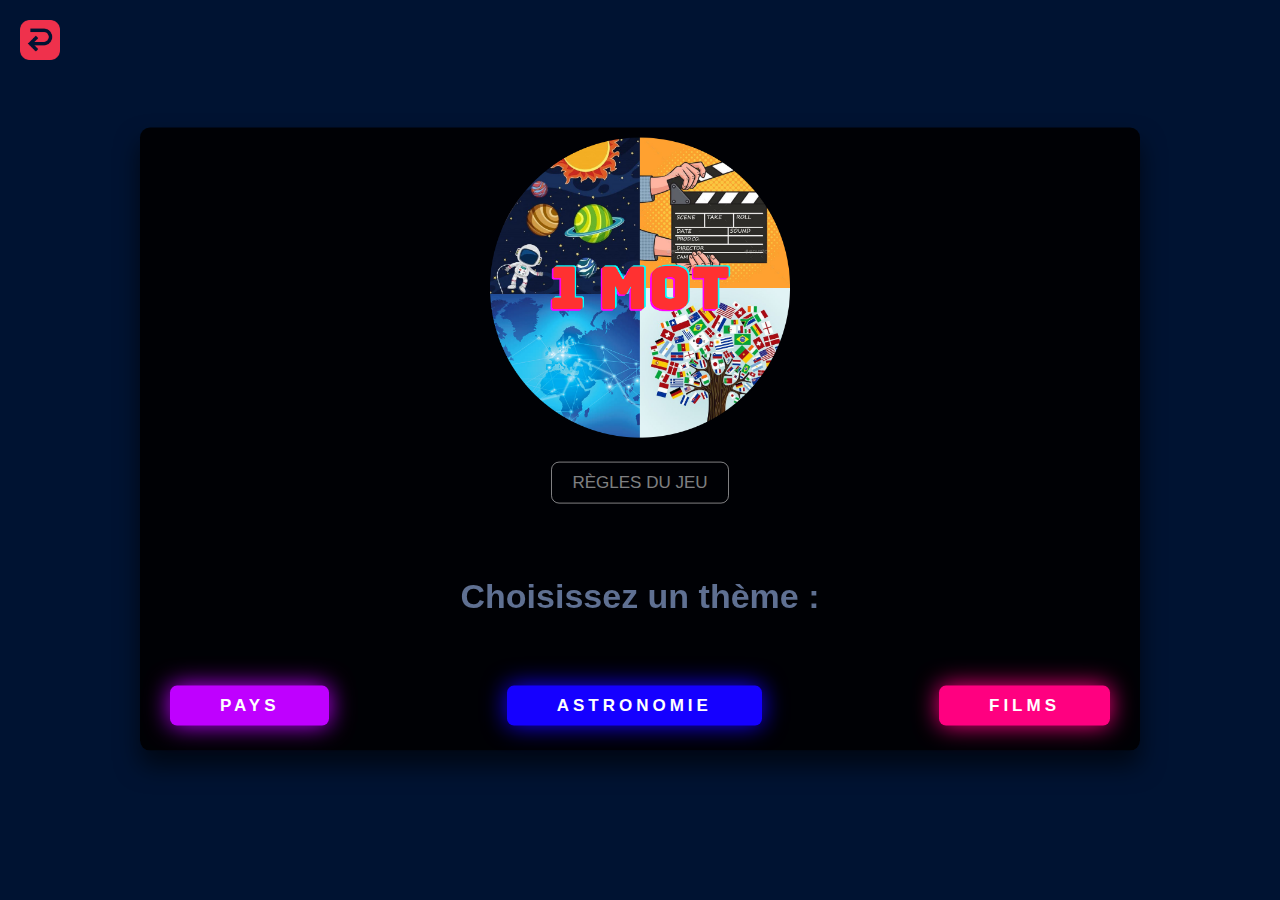
<file: js-php-menu-jeux/4images1mot/accueil.html>
<!DOCTYPE html>
<html lang="fr">
<head>
	<meta charset="UTF-8">
	<meta name="viewport" content="width=device-width, initial-scale=1.0">
	<link rel="stylesheet" href="css/accueil.css">
    <link rel="icon" href="astronomie/img/icone1.png">
    <script src="utility.js"></script>
    <title>Quatres images un mot</title>

</head>
<body>
    <a class="retour_menu" href="../vue/index.html"><img class="img_porte" src="astronomie/img/exit.png"></a>

    <div class="accueil-box">

        <div class="img_div">
            <img class="img_menu" src="astronomie/img/icone1.png">
        </div>

        <form action="regles/regles.html" method="POST">
            <button type="submit" id="btn">Règles du jeu</button>
        </form><br>
        
        <div class="btn-shine">
            <h1>Choisissez un thème :</h1>
        </div>

        <div class="btn-container">
            <form action="pays/pays.html" method="POST">
                <div class="form-container">
                    <button type="submit" class="shadow_btn_pays" id="btnPays">PAYS</button>
                </div>
            </form>
        
            <form action="astronomie/astronomie.html" method="POST">
                <div class="form-container">
                    <button type="submit" class="shadow_btn_astro" id="btnAstronomie">ASTRONOMIE</button>
                </div>
            </form>
        
            <form action="films/films.html" method="POST">
                <div class="form-container">
                    <button type="submit" class="shadow_btn_films" id="btnFilms">FILMS</button>
                </div>
            </form>
        </div>
    </div>
</body>
</html>
</file>
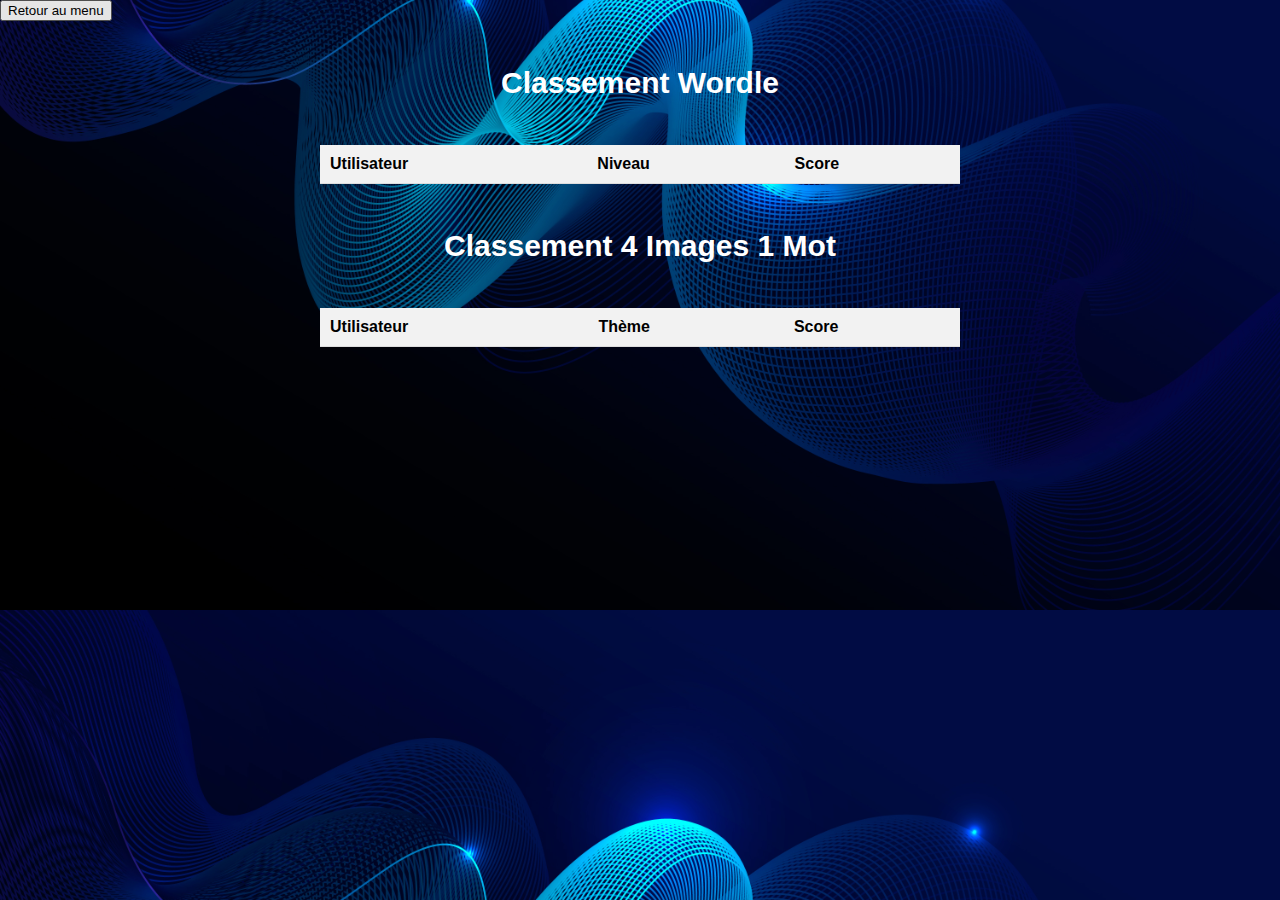
<file: js-php-menu-jeux/vue/highscore.html>
<!DOCTYPE html>

<html lang="fr">

<head>
    <meta charset="UTF-8">
    <meta name="viewport" content="width=device-width, initial-scale=1.0">
    <script src="https://code.jquery.com/jquery-3.6.0.min.js"></script>
    <title>Classement des jeux</title>
    <!-- <style>
        table {
            width: 50%;
            margin: 20px auto;
            border-collapse: collapse;
        }
        th, td {
            padding: 10px;
            text-align: left;
            border-bottom: 1px solid #ddd;
        }
        th {
            background-color: #f2f2f2;
        }
        tr:nth-child(even) {
            background-color: #f2f2f2;
        }
    </style> -->
    <link rel="stylesheet" href="./style/style.css">
</head>

<body>
    
    <input type="button" onclick="window.location.href='index.html';" value="Retour au menu" />

<h2>Classement Wordle</h2>
<table id="wordleTable">
    <tr>
        <th>Utilisateur</th>
        <th>Niveau</th>
        <th>Score</th>
    </tr>
    <!-- Les données seront chargées ici via JavaScript -->
</table>

<h2>Classement 4 Images 1 Mot</h2>
<table id="4imgTable">
    <tr>
        <th>Utilisateur</th>
        <th>Thème</th>
        <th>Score</th>
    </tr>
    <!-- Les données seront chargées ici via JavaScript -->
</table>

<script src="../js/highscore.js"></script>
</body>
</html>
</file>
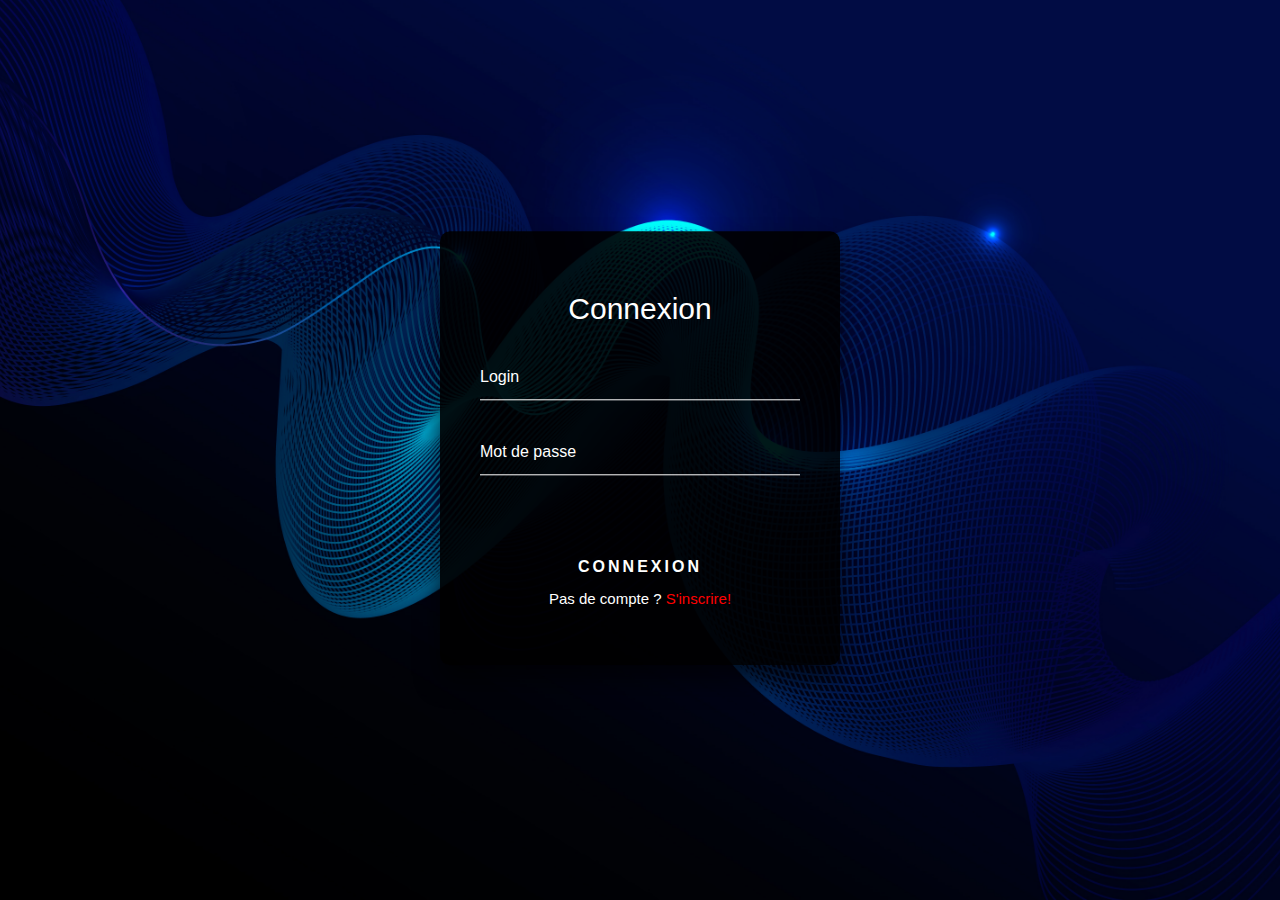
<file: js-php-menu-jeux/vue/login.html>
<!DOCTYPE html>
<html lang="fr">

<head>
    <meta charset="utf-8">
    <meta name="viewport" content="width=device-width, initial-scale=1">
    <title>Connexion</title>
    <script src="https://code.jquery.com/jquery-3.6.0.min.js"></script>
    <link rel="stylesheet" href="https://cdn.jsdelivr.net/npm/bootstrap@4.3.1/dist/css/bootstrap.min.css">
    <link rel="stylesheet" href="./style/style.css">
</head>

<body>

  <div class="container">

    <div class="login-box">

      <form id="Form" method="post">

        <h2>Connexion</h2>

        <div id="message-box" style="display: none;"></div>

        <div class="loginID">
          <input required name="login" type="text">
          <label>Login</label>
        </div>

        <div class="loginID">
          <input required name="password" type="password">
          <label>Mot de passe</label>
        </div>

        <div>
          <input class="submit-btn" type="submit" value="Connexion">
        </div>

      </form>

      <p>Pas de compte ? <a href="signup.html" class="a2">S'inscrire!</a></p>
      
    </div>

  </div>

  <script src="../js/login.js"></script>

</body>

</html>
</file>
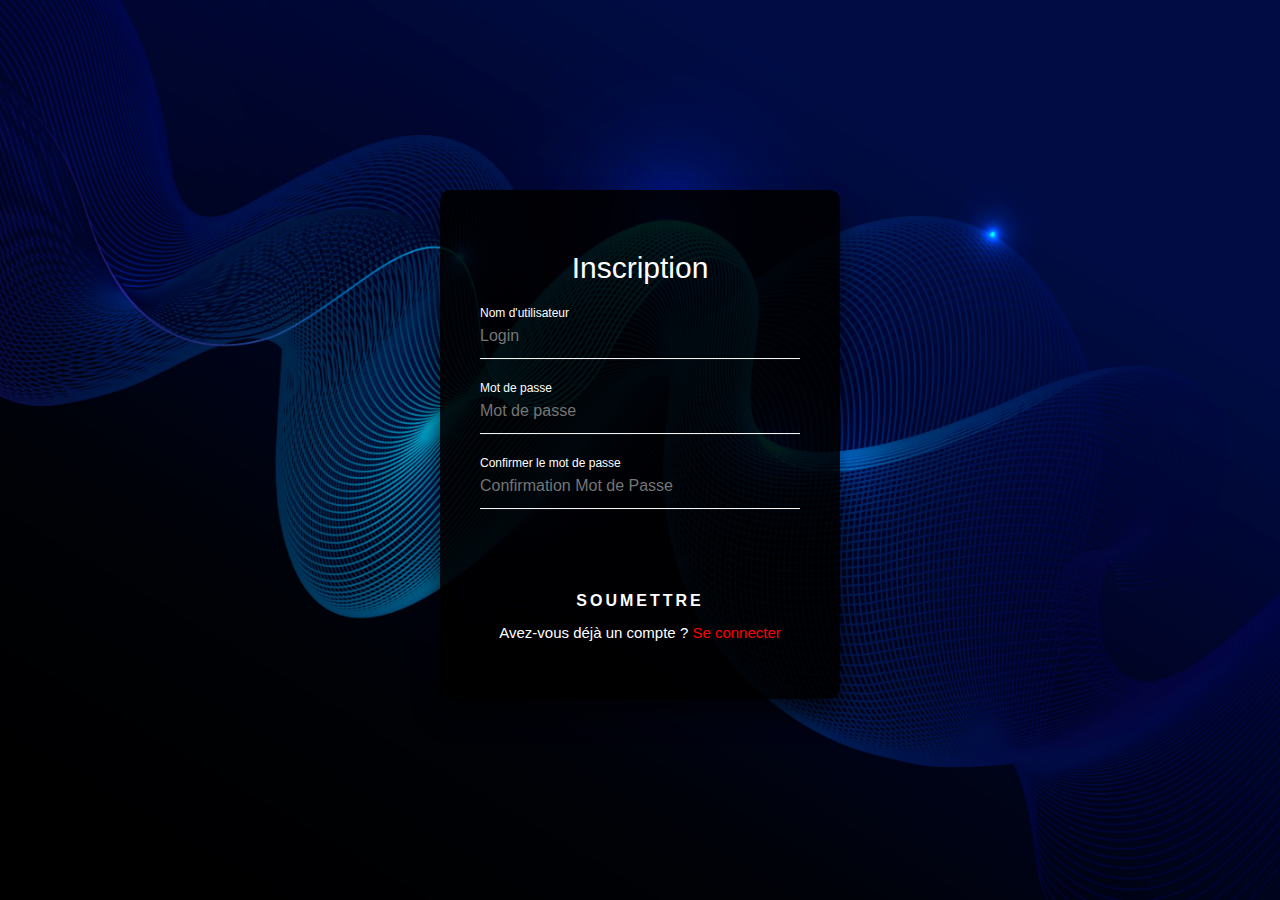
<file: js-php-menu-jeux/vue/signup.html>
<!DOCTYPE html>
<html lang="fr">

<head>
    <meta charset="utf-8">
    <meta name="viewport" content="width=device-width, initial-scale=1">
    <title>Inscription</title>
    <script src="https://code.jquery.com/jquery-3.6.0.min.js"></script>
    <link rel="stylesheet" href="https://cdn.jsdelivr.net/npm/bootstrap@4.3.1/dist/css/bootstrap.min.css">
    <link rel="stylesheet" href="./style/style.css">
</head>

<body>

    <div class="container">

        <div class="login-box">

            <form id="Form" method="post">

                <h2>Inscription</h2>

                <div id="message-box" style="display: none;"></div>
            
                <div class="loginID">
                    <input name="login" type="text" placeholder="Login">
                    <label>Nom d'utilisateur</label>
                </div>
    
                <div class="loginID">
                    <input name="password" type="password" placeholder="Mot de passe">
                    <label>Mot de passe</label>
                </div>

                <div class="loginID">
                    <input name="confirmation" type="password" placeholder="Confirmation Mot de Passe">
                    <label>Confirmer le mot de passe</label>    
                </div>

                <div>
                    <input class="submit-btn" type="submit" value="Soumettre">
                </div>
            
            </form>

            <p>Avez-vous déjà un compte ? <a href="login.html" class="a2">Se connecter</a></p>

        </div>

    </div>

    <script src="../js/signup.js"></script>

</body>

</html>
</file>
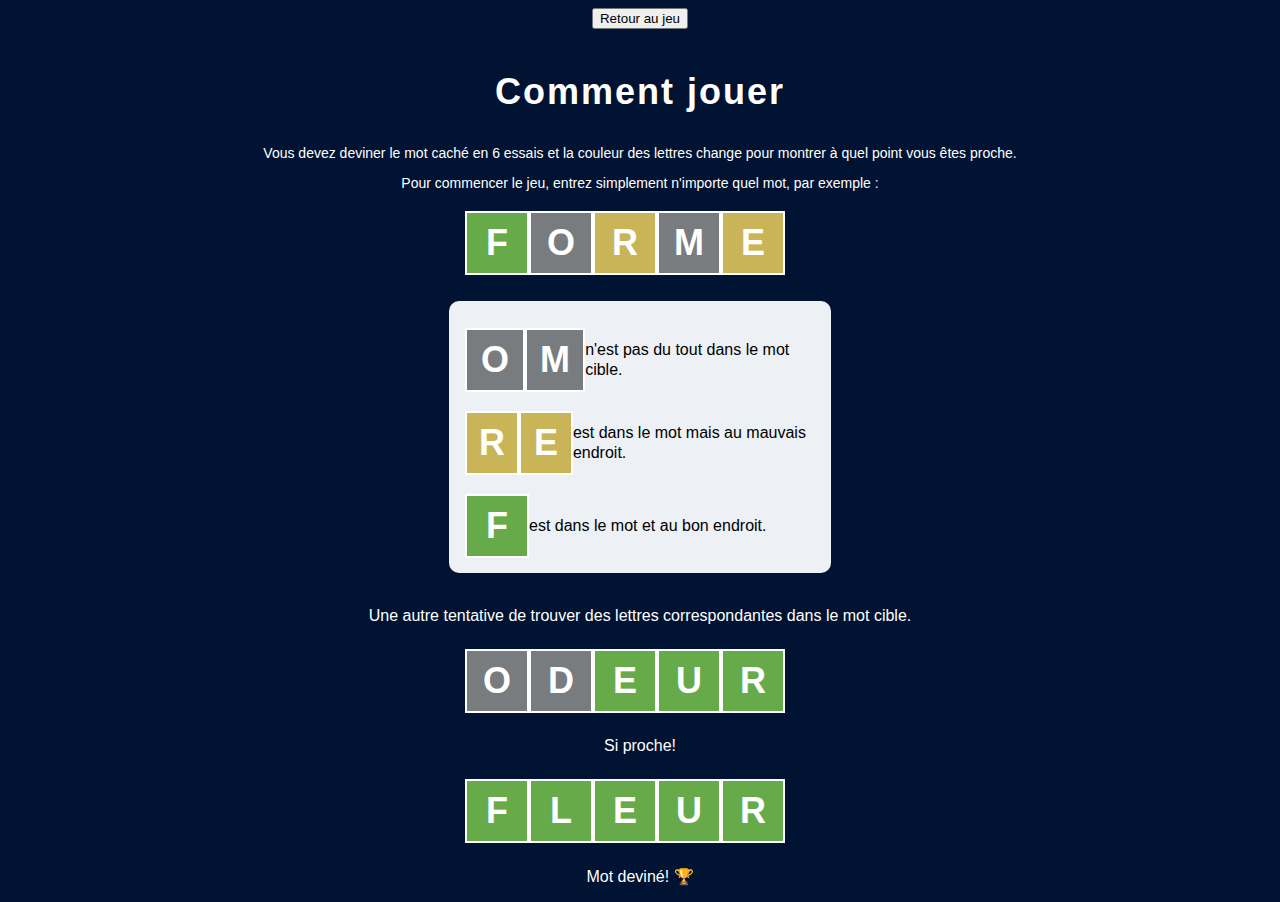
<file: js-php-menu-jeux/wordle/regleswordle.html>
<!DOCTYPE html>
<html lang="fr">

<head>
    <meta charset="utf-8">
    <meta name="viewport" content="width=device-width, initial-scale=1">
    <title>Règles du Jeu Wordle</title>
    <link rel="stylesheet" href="style/wordle.css" />
</head>

    <body >
        
        <input type="button" onclick="window.location.href='wordle.html';" value="Retour au jeu" />
        
        <div id="titre"><br>Comment jouer</div>
        
        <div class="text">
            <br>Vous devez deviner le mot caché en 6 essais et la couleur des lettres change pour montrer à quel point vous êtes proche.<br>
        </div>
        <div class="text">
            Pour commencer le jeu, entrez simplement n'importe quel mot, par exemple&nbsp;:
        </div>
    
    <div class="plateauregle">
        <!-- Exemple de ligne avec des lettres -->
        <div class="Case correcte">F</div>
        <div class="Case incorrecte">O</div>
        <div class="Case malplacee">R</div>
        <div class="Case incorrecte">M</div>
        <div class="Case malplacee">E</div>
    </div>
    <br>
    <div class="text-tiles">
        <div class="plateauregle">
            <div class="Case incorrecte">O</div>
            <div class="Case incorrecte">M</div>n'est pas du tout dans le mot cible.
        </div>
        <div class="plateauregle">
            <div class="Case malplacee">R</div>
            <div class="Case malplacee">E</div>est dans le mot mais au mauvais endroit.
        </div>
        <div class="plateauregle">
            <div class="Case correcte">F</div>est dans le mot et au bon endroit.
        </div>
    </div>
    <br>
    <p>Une autre tentative de trouver des lettres correspondantes dans le mot cible.</p>
    <div class="plateauregle">
        <div class="Case incorrecte">O</div>
        <div class="Case incorrecte">D</div>
        <div class="Case correcte">E</div>
        <div class="Case correcte">U</div>
        <div class="Case correcte">R</div>
    </div>
    <p>Si proche!</p>
    <div class="plateauregle">
        <div class="Case correcte">F</div>
        <div class="Case correcte">L</div>
        <div class="Case correcte">E</div>
        <div class="Case correcte">U</div>
        <div class="Case correcte">R</div>
    </div>
    
    <p>Mot deviné! 🏆</p>
    
    
            
        
    </body>

</html>
</file>
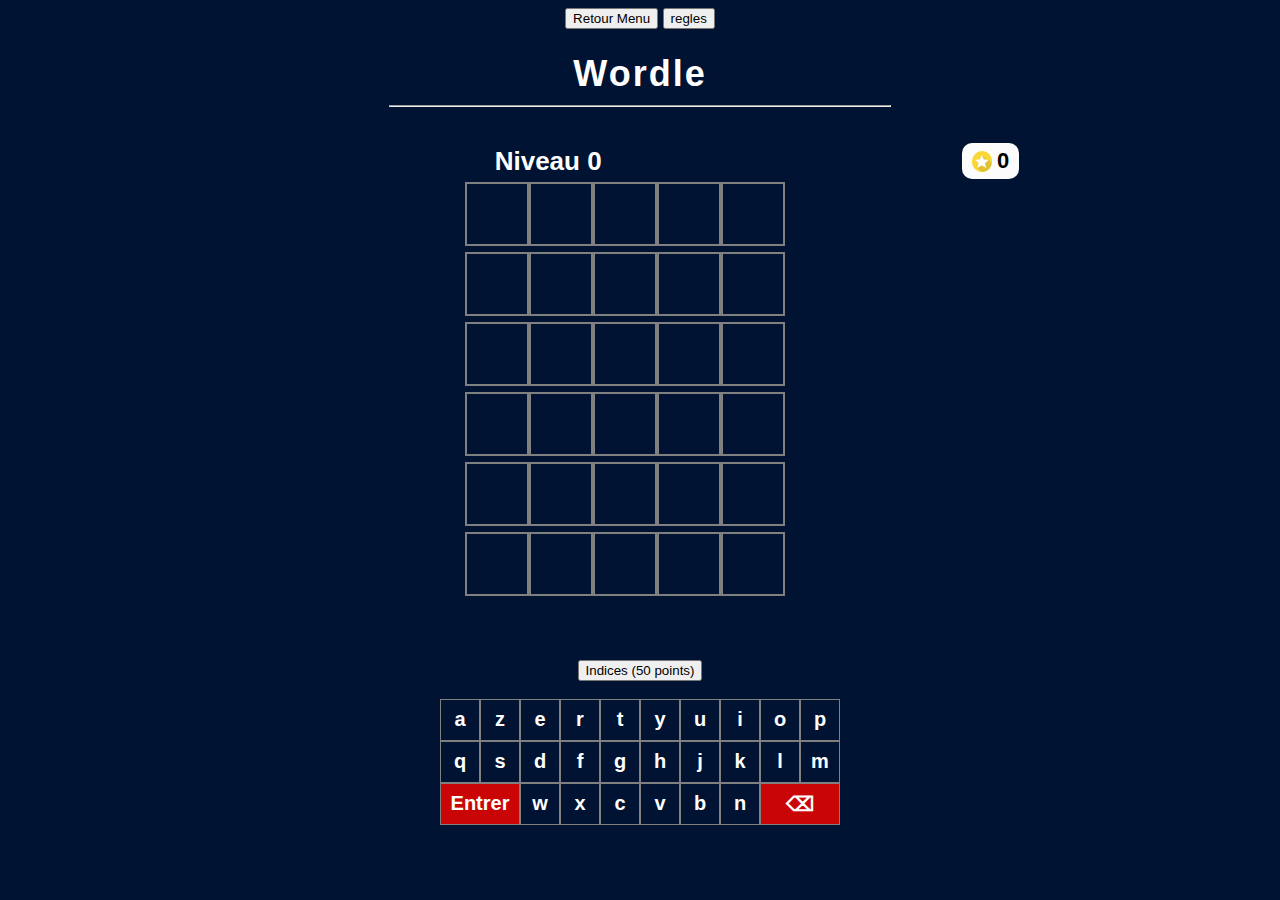
<file: js-php-menu-jeux/wordle/wordle.html>
<!DOCTYPE html>
<html lang="fr">

<head>
    <meta charset="utf-8">
    <meta name="viewport" content="width=device-width, initial-scale=1">
    <title>Wordle</title>
    <script src="https://code.jquery.com/jquery-3.6.0.min.js"></script>
    <link rel="stylesheet" href="style/wordle.css" />
</head>

    <body >

        <input type="button" onclick="window.location.href='../vue/index.html';" value="Retour Menu" />
        <input type="button" onclick="window.location.href='regleswordle.html';" value="regles" />
        
        
        <h1 id="titre" >Wordle</h1>
        <hr>    
        <br>    

        <section id="infoContainer" >
        
            <div id="niveauScore">
                Niveau <span id="niveauActuel">0</span>
            </div>
    
            <div id="infoScore">
                <img src="images/etoile.jpg" alt="etoile" id="iconetoile">
                <span id="scoreActuel">0</span>
            </div>

        </section>

        <div id="plateau"></div>

        <br>

        <section>
            <h1 id="reponse"></h1>
            <br>
            <button id="btnIndice" onclick="acheterIndice()">Indices (50 points)</button>
        </section>

        <br>

        <div class="center-wrapper">
            <button id="btnRejouer" style="display:none;" onclick="rejouer()">Rejouer</button>
        </div>
        
        <script src="js/wordle.js"></script>
        
    </body>

</html>
</file>
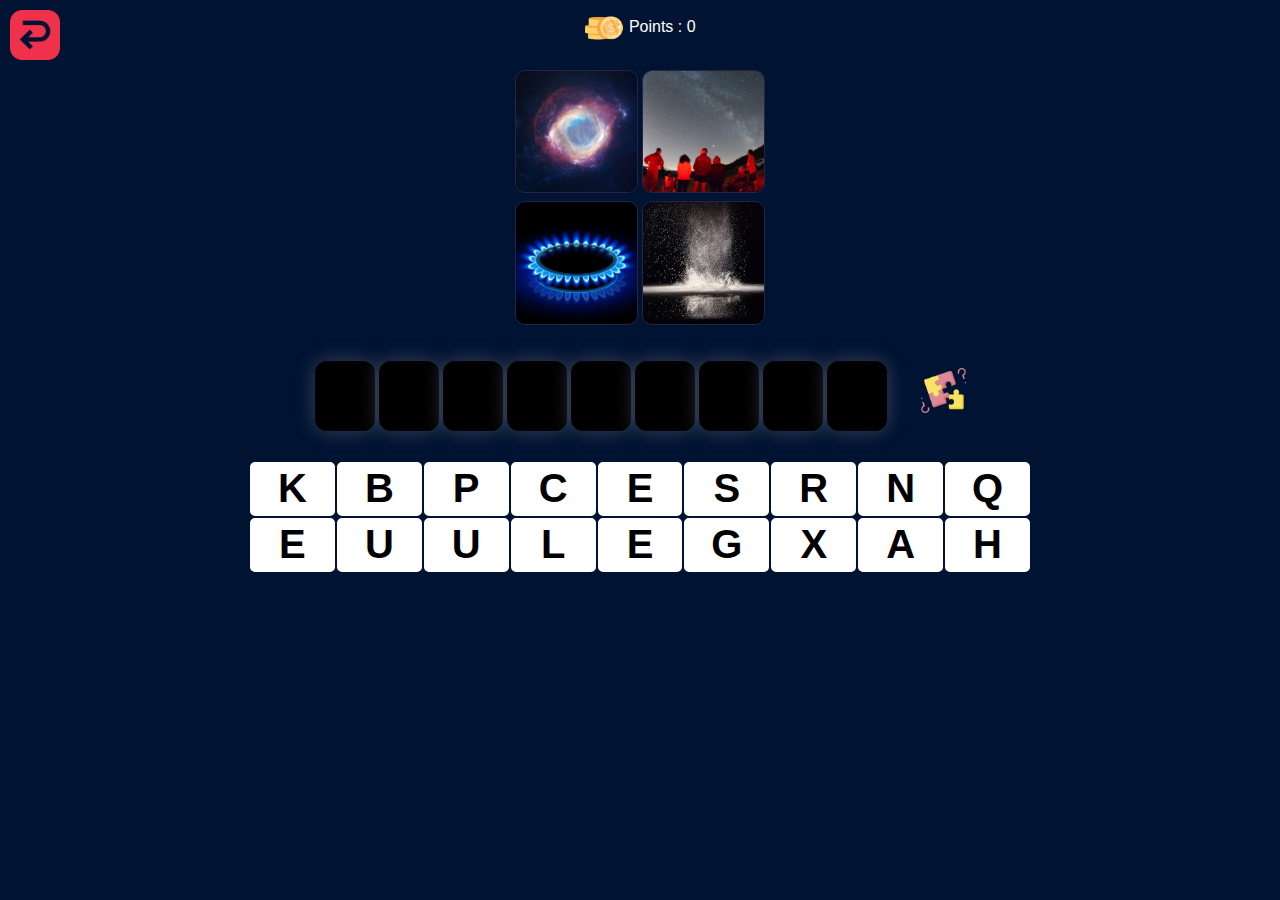
<file: js-php-menu-jeux/4images1mot/astronomie/astronomie.html>
<!DOCTYPE html>
<html lang="en">
	<head>
		<meta charset="UTF-8">
		<meta name="viewport" content="width=device-width, initial-scale=1.0">
		<meta http-equiv="X-UA-Compatible" content="ie=edge">
		<link rel="stylesheet" href="../css/4images1mot.css">
		<link rel="icon" href="img/icone1.png">
		<script src="https://code.jquery.com/jquery-3.6.0.min.js"></script>
		<script src="../utility.js"></script>
		<title>Quatres images un mot</title>
	</head>
	<body>
		
		<a class="retour_menu" href="../accueil.html"><img class="img_porte" src="./img/exit.png"></a>

		<div id="points-container">
			<img src="img/piece.png" class="coin-img"  alt="pièce">
			<span id="points">Points : 0</span>
		</div>
		

		<div align="center">
			<div style="width: 80%;">

				

				<div id="smallimages">
					
				</div>

				<div id="blanks" style="width: 100%;">
				</div>

				<div id="hintbouton">
				</div>

				<div id="letters" style="width: 80%;">
					
				</div>
			</div>
		</div>
		<script>
			$(document).ready(function() {
				main();
			})
		</script>
		<script src="js/astronomie.js"></script>

	</body>
</html>
</file>
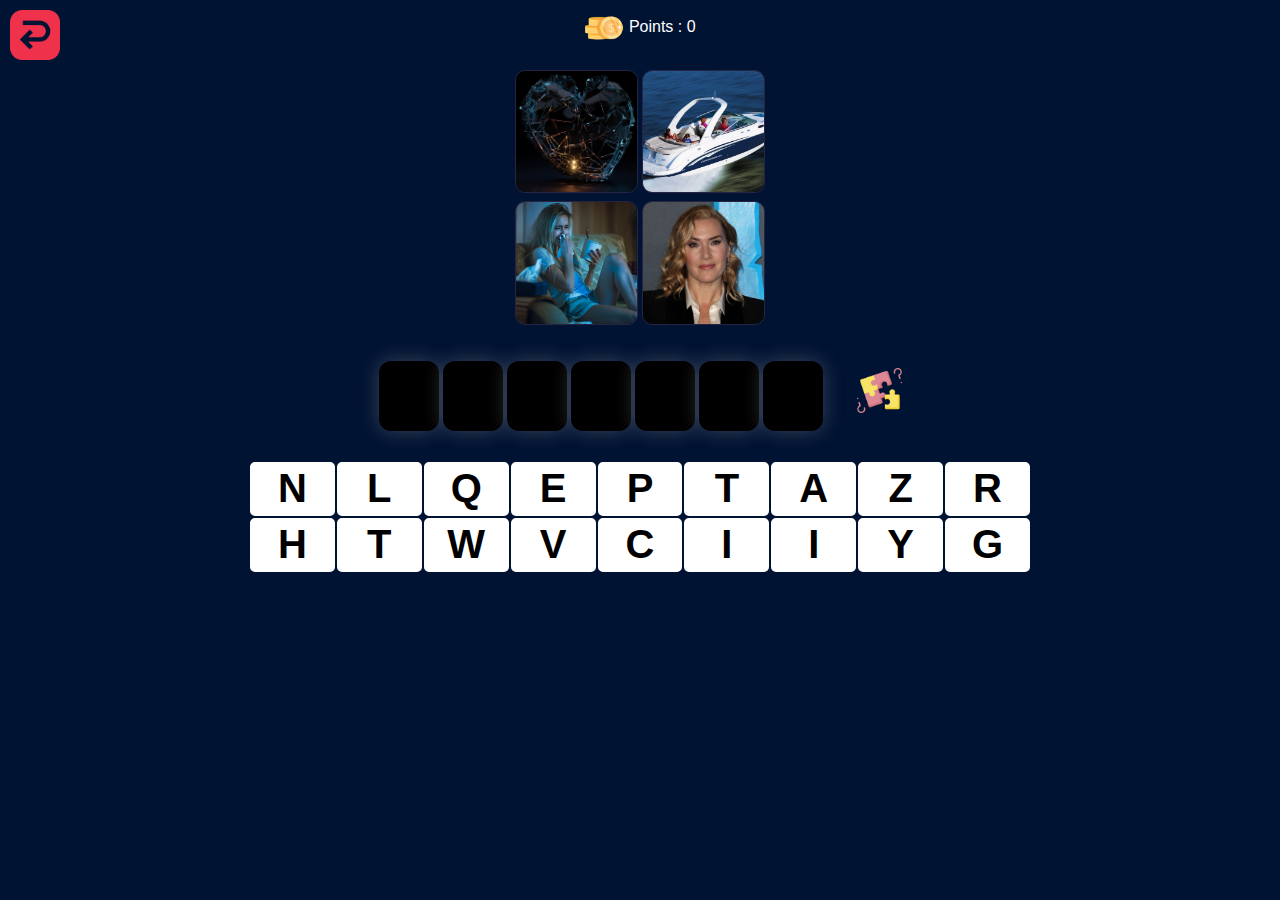
<file: js-php-menu-jeux/4images1mot/films/films.html>
<!DOCTYPE html>
<html lang="en">
	<head>
		<meta charset="UTF-8">
		<meta name="viewport" content="width=device-width, initial-scale=1.0">
		<meta http-equiv="X-UA-Compatible" content="ie=edge">
		<link rel="stylesheet" href="../css/4images1mot.css">
		<link rel="icon" href="img/icone1.png">
		<script src="https://code.jquery.com/jquery-3.6.0.min.js"></script>
		<script src="../utility.js"></script>
		<title>Quatres images un mot</title>
	</head>
	<body>
		
		<a class="retour_menu" href="../accueil.html"><img class="img_porte" src="./img/exit.png"></a>
		
		<div id="points-container">
			<img src="img/piece.png" class="coin-img"  alt="pièce">
			<span id="points">Points : 0</span>
		</div>
		

		<div align="center">
			<div style="width: 80%;">

				

				<div id="smallimages">
					
				</div>

				<div id="blanks" style="width: 100%;">
				</div>

				<div id="hintbouton">
				</div>

				<div id="letters" style="width: 80%;">
					
				</div>
			</div>
		</div>

		<script>
			$(document).ready(function() {
				main();
			})
		</script>
		<script src="js/films.js"></script>
	</body>
</html>
</file>
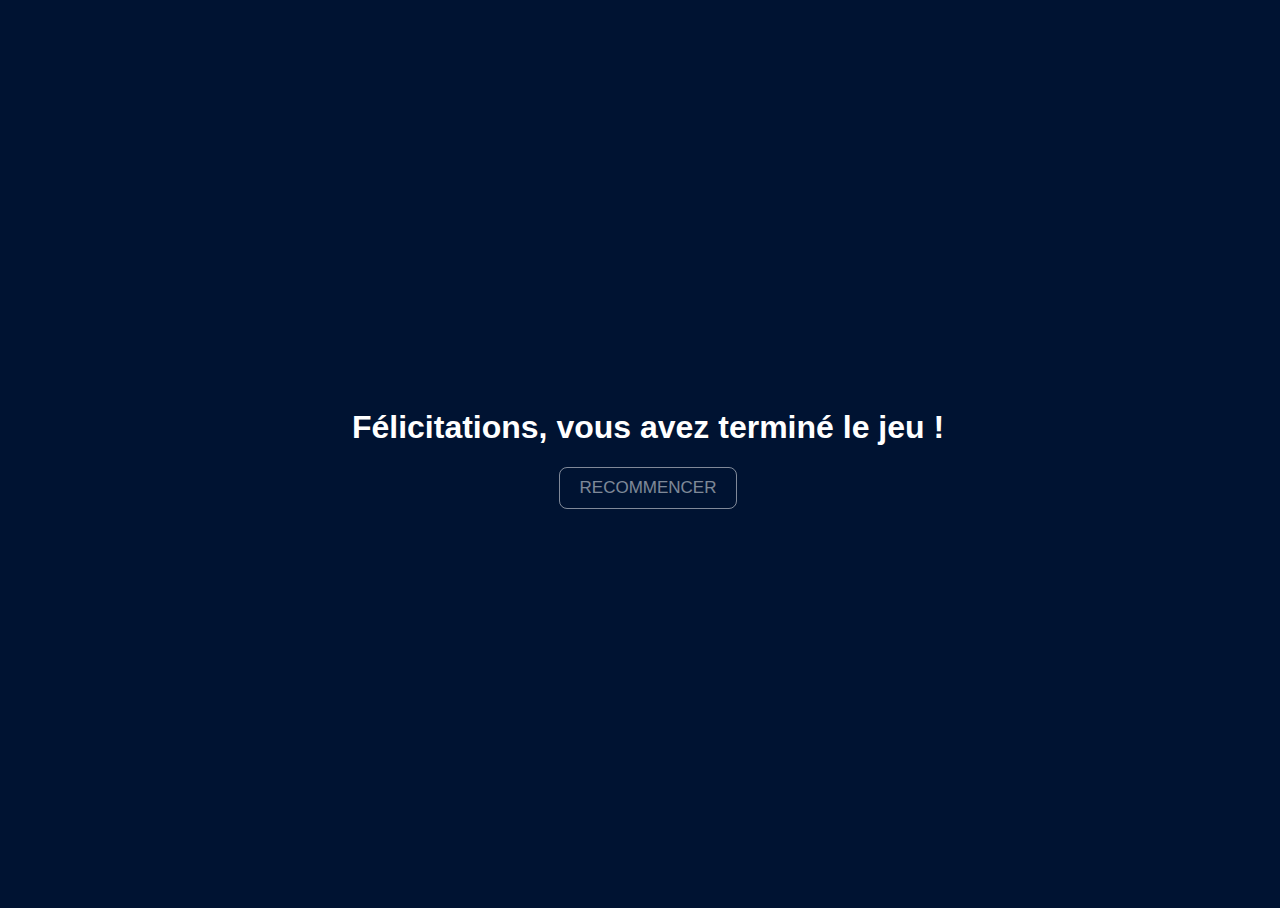
<file: js-php-menu-jeux/4images1mot/final/congrats.html>
<!DOCTYPE html>
<html lang="en" style="height: 100%;">
<head>
    <meta charset="UTF-8">
    <meta name="viewport" content="width=device-width, initial-scale=1.0">
    <meta http-equiv="X-UA-Compatible" content="ie=edge">
    <script src="https://code.jquery.com/jquery-3.6.0.min.js"></script>
    <link rel="stylesheet" href="congrats.css">
    <link rel="icon" href="../astronomie/img/icone1.png">
    <title>Four pictures one word</title>
</head>
<body style="height: 100%;">
<div style="height: 100%;" class="outer">
    <div class="header middle" align="center">
        <div class="inner">
            <br>
			<h1>Félicitations, vous avez terminé le jeu !</h1>
                <p id="pointsGagnes"></p>
            

            <form action="../accueil.html" method="POST">
                <button type="submit" id="btn">Recommencer</button>
            </form><br>
        </div>
    </div>
</div>

<script>
    const urlParams = new URLSearchParams(window.location.search);
    const pointsGagnes = urlParams.get('points');

    if (pointsGagnes !== null) {
    const pointsElement = document.getElementById('pointsGagnes');
    console.log("les points tot" +pointsGagnes);
    pointsElement.textContent = `Vous avez gagné ${pointsGagnes} points !`;
    } else {
    console.log("Le paramètre 'points' est manquant ou invalide dans l'URL.");
    }
</script>

</body>
</html>
</file>
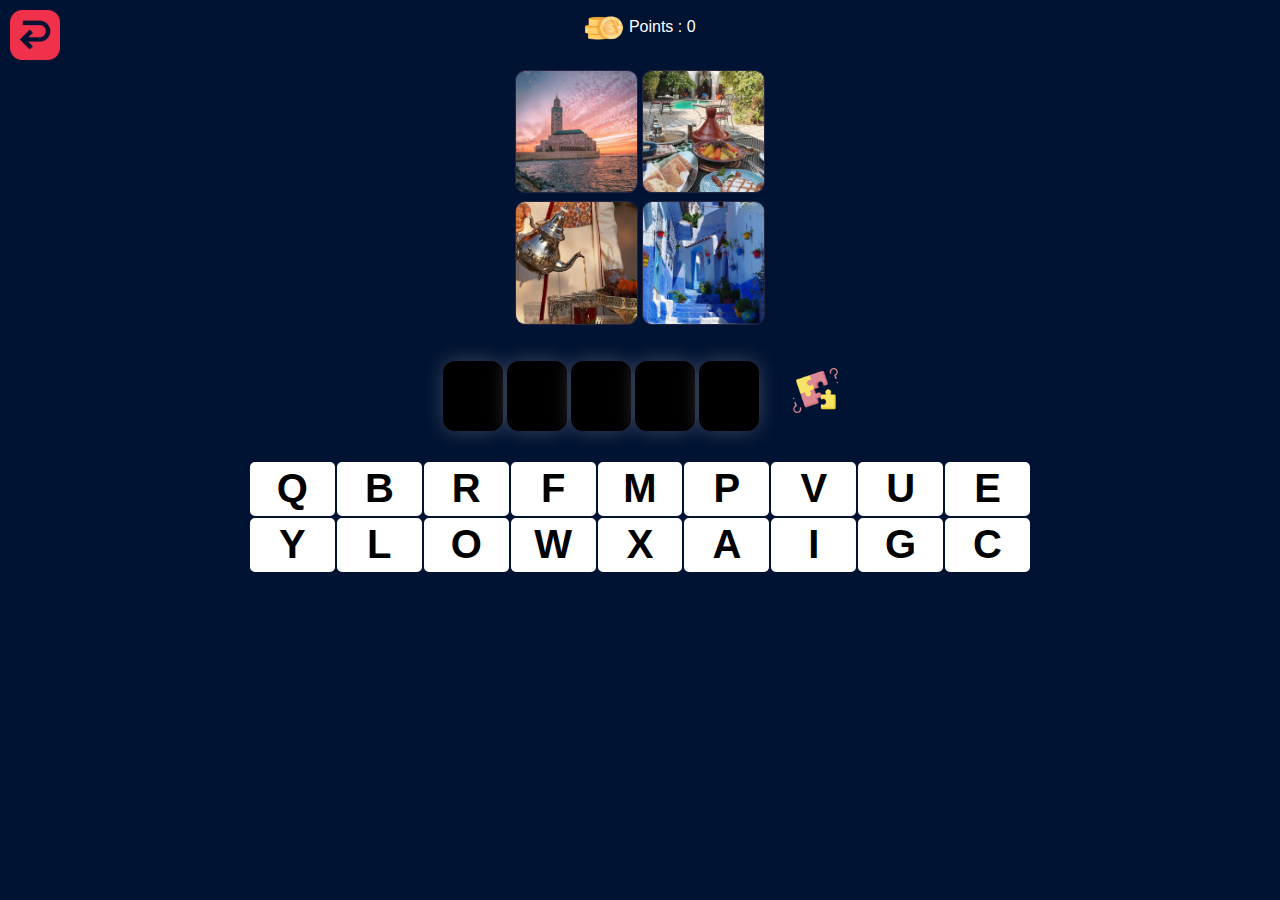
<file: js-php-menu-jeux/4images1mot/pays/pays.html>
<!DOCTYPE html>
<html lang="en">
	<head>
		<meta charset="UTF-8">
		<meta name="viewport" content="width=device-width, initial-scale=1.0">
		<meta http-equiv="X-UA-Compatible" content="ie=edge">
		<link rel="stylesheet" href="../css/4images1mot.css">
		<link rel="icon" href="img/icone1.png">
		<script src="https://code.jquery.com/jquery-3.6.0.min.js"></script>
		<script src="../utility.js"></script>


		<title>Quatres images un mot</title>
	</head>
	<body>
		<a class="retour_menu" href="../accueil.html"><img class="img_porte" src="./img/exit.png"></a>

		<div id="points-container">
			<img src="img/piece.png" class="coin-img"  alt="pièce">
			<span id="points">Points : 0</span>
		</div>
		

		<div align="center">
			<div style="width: 80%;">

				

				<div id="smallimages">
					
				</div>

				<div id="blanks" style="width: 100%;">
				</div>

				<div id="hintbouton">
				</div>

				<div id="letters" style="width: 80%;">
					
				</div>
			</div>
		</div>
		
		<script>
			$(document).ready(function() {
				main();
			})
		</script>
		<script src="js/pays.js"></script>

		
	</body>
</html>
</file>
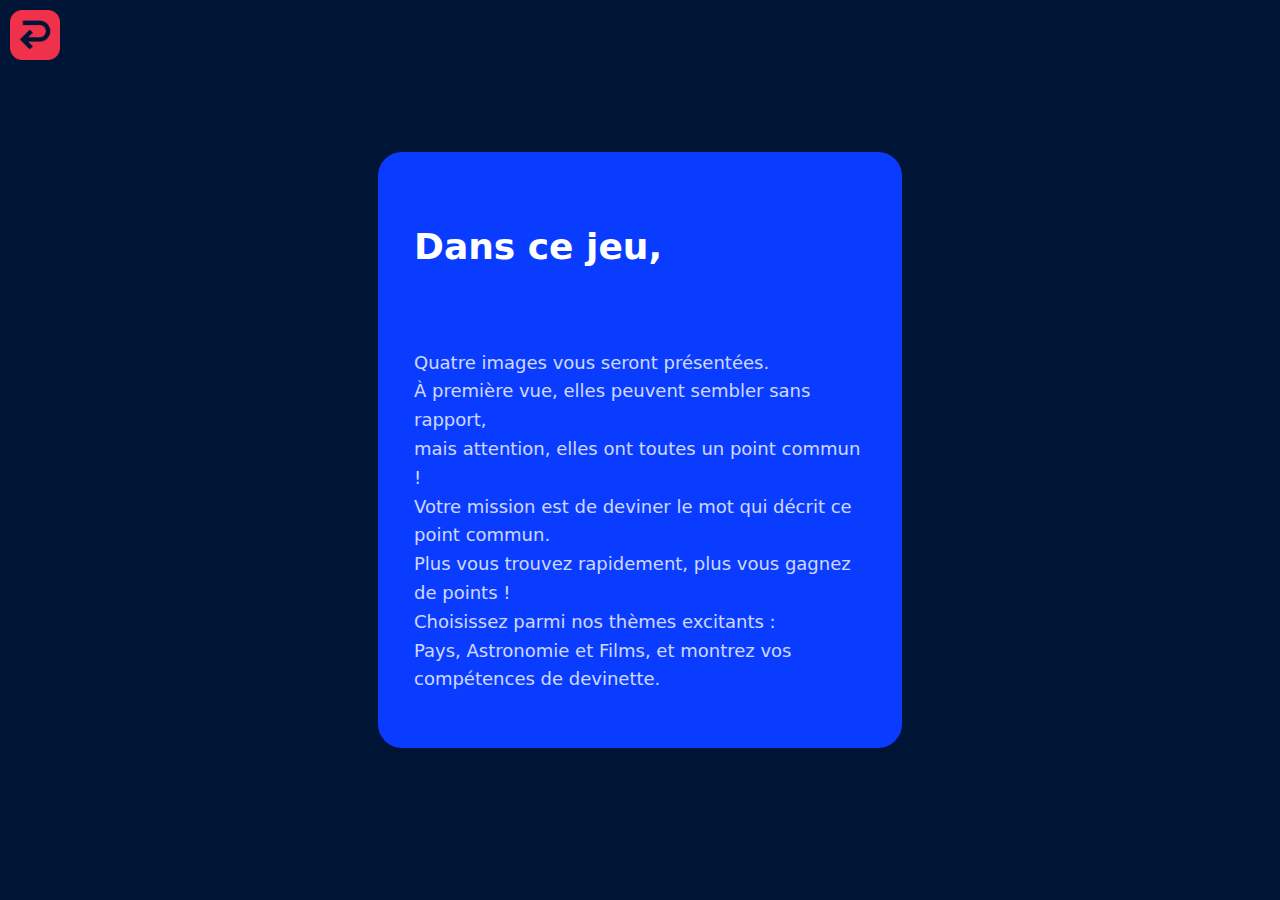
<file: js-php-menu-jeux/4images1mot/regles/regles.html>
<!DOCTYPE html>
<html lang="fr">
<head>
	<meta charset="UTF-8">
	<meta name="viewport" content="width=device-width, initial-scale=1.0">
	<link rel="stylesheet" href="../css/regles.css">
    <link rel="icon" href="../astronomie/img/icone1.png">
    <title>Quatres images un mot</title>

</head>
<body>
    <a class="retour_menu" href="../accueil.html"><img class="img_porte" src="../astronomie/img/exit.png"></a>


    <div class="card">
        <div class="content">
          <p class="heading">Dans ce jeu,</p>
          <p class="para">
            Quatre images vous seront présentées. <br>
                À première vue, elles peuvent sembler sans rapport, <br>
                mais attention, elles ont toutes un point commun ! <br>
                Votre mission est de deviner le mot qui décrit ce point commun. <br>
                Plus vous trouvez rapidement, plus vous gagnez de points ! <br>
                Choisissez parmi nos thèmes excitants : <br>
                Pays, Astronomie et Films, et montrez vos compétences de devinette.
          </p>
        </div>
      </div>
      
    

</body>
</html>
</file>
<file: js-php-menu-jeux/4images1mot/css/accueil.css>
/*STYLE UIVERSE*/
.btn-shine {
    text-align: center;
    font-size: 17px;
    top: 50%;
    left: 50%;
    padding: 12px 48px;
    color: #fff;
    background: linear-gradient(to right, #9f9f9f 0, #fff 10%, #5f7092 20%);
    background-position: 0;
    -webkit-background-clip: text;
    -webkit-text-fill-color: transparent;
    animation: shine 3s infinite linear;
    animation-fill-mode: forwards;
    -webkit-text-size-adjust: none;
    font-weight: 600;
    text-decoration: none;
    white-space: nowrap;
    font-family: "Poppins", sans-serif;
  }
  @-moz-keyframes shine {
    0% {
      background-position: 0;
    }
    60% {
      background-position: 180px;
    }
    100% {
      background-position: 180px;
    }
  }
  @-webkit-keyframes shine {
    0% {
      background-position: 0;
    }
    60% {
      background-position: 180px;
    }
    100% {
      background-position: 180px;
    }
  }
  @-o-keyframes shine {
    0% {
      background-position: 0;
    }
    60% {
      background-position: 180px;
    }
    100% {
      background-position: 180px;
    }
  }
  @keyframes shine {
    0% {
      background-position: 0;
    }
    60% {
      background-position: 180px;
    }
    100% {
      background-position: 180px;
    }
  }
/*******************/  

body {
    font-family: 'Poppins', sans-serif;
    background-color: #001332;
    background-size: cover; /* Ajuste la taille de l'image pour couvrir toute la zone */
    background-position: center;
    display: flex;
    align-items: center;
    justify-content: center;
    height: 100vh;
    margin: 0;
    flex-direction: column; /* Ajout pour aligner les éléments verticalement */
}

.retour_menu {
  position: absolute;
  top: 20px;
  left: 20px;
}

.img_porte {
  width: auto;
  height: 40px;
}

.img_porte:hover {
  width: auto;
  height: 60px;
}
.accueil-box {
  position: absolute;
  top: 50%;
  left: 50%;
  width: 1000px;
  padding: 10px;
  margin: 20px auto;
  transform: translate(-50%, -55%);
  background: rgba(0,0,0,.9);
  box-sizing: border-box;
  box-shadow: 0 15px 25px rgba(0,0,0,.6);
  border-radius: 10px;
  overflow: visible;
  text-align: center; /* Ajout de cette ligne */

}

.img_div {
    text-align: center;
    margin-bottom: 20px; /* Ajustez la marge selon vos préférences */
    
}

.img_menu {
    width: auto;
    height: 300px;
}

.titre_menu{
    text-align: center;
    font-size: 17px;
    color: rgb(255, 255, 255);}

    
.form-container {
    margin: 5px;
    text-align: center;
    /*background-color: #001e4d;*/
    padding: 10px;
    border-radius: 10px;
    box-shadow: 0 0 10px rgba(0, 0, 0, 0.1);

}



input {
    text-decoration: none;
    color: rgb(0, 0, 0);
    display: block;
    width: 230px;
    background: #f9f8f6;
    padding: 1rem;
    border-radius: 5px;
    font-size: 16px;
    margin-bottom: 10px;
}


label {
  display: block;
  font-size: 1.17em;
  margin-block-start: 1em;
  margin-block-end: 1em;
  margin-inline-start: 0px;
  margin-inline-end: 0px;
  font-weight: bold;
  color: white;
}

/* STYLE POUR LE BOUTON PAYS */

.shadow_btn_pays {
    padding: 10px 50px;
    border: none;
    font-size: 17px;
    color: #fff;
    border-radius: 7px;
    letter-spacing: 4px;
    font-weight: 700;
    text-transform: uppercase;
    transition: 0.5s;
    transition-property: box-shadow;
    cursor: pointer;
}
  
.shadow_btn_pays {
    background: rgb(191, 0, 255);
    box-shadow: 0 0 25px rgb(191, 0, 255);
}
  
.shadow_btn_pays:hover {
    box-shadow: 0 0 5px rgb(191, 0, 255),
                0 0 25px rgb(191, 0, 255),
                0 0 50px rgb(191, 0, 255),
                0 0 100px rgb(191, 0, 255);
}

/* STYLE POUR LE BOUTON ASTRONOMIE */
.shadow_btn_astro {
  padding: 10px 50px;
  border: none;
  font-size: 17px;
  color: #fff;
  border-radius: 7px;
  letter-spacing: 4px;
  font-weight: 700;
  text-transform: uppercase;
  transition: 0.5s;
  transition-property: box-shadow;
  cursor: pointer;
}

.shadow_btn_astro {
  background: rgb(21, 0, 255);
  box-shadow: 0 0 25px rgb(21, 0, 255);
}

.shadow_btn_astro:hover {
  box-shadow: 0 0 5px rgb(21, 0, 255),
              0 0 25px rgb(21, 0, 255),
              0 0 50px rgb(21, 0, 255),
              0 0 100px rgb(21, 0, 255);
}

/* STYLE POUR LE BOUTON FILMS */
.shadow_btn_films {
  padding: 10px 50px;
  border: none;
  font-size: 17px;
  color: #fff;
  border-radius: 7px;
  letter-spacing: 4px;
  font-weight: 700;
  text-transform: uppercase;
  transition: 0.5s;
  transition-property: box-shadow;
  cursor: pointer;
}

.shadow_btn_films {
  background: rgb(255, 0, 128);
  box-shadow: 0 0 25px rgb(255, 0, 128);
}

.shadow_btn_films:hover {
  box-shadow: 0 0 5px rgb(255, 0, 128),
              0 0 25px rgb(255, 0, 128),
              0 0 50px rgb(255, 0, 128),
              0 0 100px rgb(255, 0, 128);
}

.btn-container {
  display: flex;
  justify-content: space-between; /* Pour répartir les boutons uniformément */
  margin-top: 20px; /* Ajustez la marge selon vos préférences */
}

/* Ajoutez ces styles CSS pour aligner horizontalement les boutons */
.shadow_btn_pays,
.shadow_btn_astro,
.shadow_btn_films {
  flex: 1; /* Pour que chaque bouton occupe la même largeur */
  margin: 0 5px; /* Ajustez la marge entre les boutons selon vos préférences */
}



/* REGLES DU JEU BTN */
button {
  padding: 10px 20px;
  text-transform: uppercase;
  border-radius: 8px;
  font-size: 17px;
  font-weight: 400;
  color: #ffffff80;
  text-shadow: none;
  background: transparent;
  cursor: pointer;
  box-shadow: transparent;
  border: 1px solid #ffffff80;
  transition: 0.5s ease;
  user-select: none;
}

#btn:hover,
:focus {
  color: #ffffff;
  background: transparent;
  border: 1px solid #f2f4f6b6;
  text-shadow: 0 0 5px #ffffff, 0 0 10px #ffffff, 0 0 20px #ffffff;
  box-shadow: 0 0 5px #ffffffa3, 0 0 20px #ffffffa1, 0 0 50px #ffffffb3,
    0 0 100px #ffffffba;
}
#btn {
  display: block;
  margin: 0 auto 20px; /* Cela centre le bouton horizontalement */
}
</file>
<file: js-php-menu-jeux/vue/style/style.css>
/*---------------------------------------------------- */
/*-----STYLE HTML: INDEX/LOGIN/SIGNUP/DECONNEXION----- */
/*---------------------------------------------------- */
/* Ajoutez ce style à la fin de votre fichier style.css */

table {
    width: 50%;
    margin: 20px auto;
    border-collapse: collapse;
}

th, td {
    padding: 10px;
    text-align: left;
    border-bottom: 1px solid #ddd;
}

th {
    background-color: #f2f2f2;
}

tr:nth-child(even) {
    background-color: #f2f2f2;
}

/*---------------------------------------------------- */
/* #region GENERAL  */

body {
    margin: 0;
    font-family: "Poppins", sans-serif;
    background-image: url('../images/background1.jpg');
    background-size: cover; 
    background-position: center; 
}

.box{
    display: flex;
    flex-direction:column;
    width: 550px;
    margin: auto;
    background-color: rgb(211, 204, 204);
    padding: 20px;
    margin-top: 50px;
}

.container {
    width: 100%;
    height: 100vh;
    background-position: center;
    background-size: 100% auto;
    background-repeat: no-repeat;
    text-align:center;
    margin:auto;
    padding:0;
    box-sizing: border-box;
}

h2{
    color:#fff;
    font-size: 30px;
    text-align: center; 
    padding: 20px;
}

p{
    color:#fff;
    font-size: 15px;
    line-height: 20px;
}
/* #endregion */
/*---------------------------------------------------- */


/*---------------------------------------------------- */
/*#region INDEX */

.index-box {
    position: absolute;
    top: 50%;
    left: 50%;
    width: 700px;
    padding: 40px;
    margin: 20px auto;
    transform: translate(-50%, -55%);
    background: rgba(0,0,0,.9);
    box-sizing: border-box;
    box-shadow: 0 15px 25px rgba(0,0,0,.6);
    border-radius: 10px;
}

/* INDEX: images jeux */
.row{
    display: flex ;
    height:10%;
    align-items: center;
}

.col{
    flex-basis:80%;
}

.card{
    width:130px;
    height: 130px;
    display:inline-block;
    border-radius: 10px;
    padding:15px;
    box-sizing:border-box;
    cursor:pointer;
    margin:10px;
    background-position: center;
    transition: transform 0.5;
    background-size: cover;
}

.card1{
    background-image:url(../images/imagewordle.png);
}
.card2{
    background-image:url(../images/image4img1mot.jpg);
}
.card3{
    background-image:url(../images/imagemastermind.png);
}
.card4{
    background-image:url(../images/imagesnake.png);
}

.card:hover{
    transform:translate(-10px);
}
/* #endregion */
/*---------------------------------------------------- */


/*---------------------------------------------------- */
/* #region LOGIN  ET SIGNUP  */

.login-box {
    position: absolute;
    top: 50%;
    left: 50%;
    width: 400px;
    padding: 40px;
    margin: 20px auto;
    transform: translate(-50%, -55%);
    background: rgba(0,0,0,.9);
    box-sizing: border-box;
    box-shadow: 0 15px 25px rgba(0,0,0,.6);
    border-radius: 10px;
}

form {
    display: flex;
    flex-direction: column;
    margin: auto;
}

.login-box .loginID {
    position: relative;
}

.login-box .loginID input {
    width: 100%;
    padding: 10px 0;
    font-size: 16px;
    color: #fff;
    margin-bottom: 30px;
    border: none;
    border-bottom: 1px solid #fff;
    outline: none;
    background: transparent;
}

.login-box .loginID label {
    position: absolute;
    top: 0;
    left: 0;
    padding: 10px 0;
    font-size: 16px;
    color: #fff;
    pointer-events: none;
    transition: .5s;
}

.login-box .loginID input:focus ~ label,
.login-box .loginID input:valid ~ label {
    top: -20px;
    left: 0;
    color: #fff;
    font-size: 12px;
}

.login-box form a {
    position: relative;
    display: inline-block;
    padding: 10px 20px;
    font-weight: bold;
    color: #fff;
    font-size: 16px;
    text-decoration: none;
    text-transform: uppercase;
    overflow: hidden;
    transition: .5s;
    margin-top: 40px;
    letter-spacing: 3px;
}

.login-box .submit-btn {
    position: relative;
    display: inline-block;
    padding: 10px 20px;
    font-weight: bold;
    color: #fff;
    font-size: 16px;
    text-decoration: none;
    text-transform: uppercase;
    overflow: hidden;
    transition: .5s;
    margin-top: 40px;
    letter-spacing: 3px;
    background: transparent;
    border: none;
    border-radius: 5px;
    cursor: pointer;
}

.login-box .submit-btn:hover {
    background: #fff;
    color: #272727;
    border-radius: 5px;
}

.login-box .submit-btn span {
    position: absolute;
    display: block;
}

.login-box .submit-btn span:nth-child(1) {
    top: 0;
    left: -100%;
    width: 100%;
    height: 2px;
    background: linear-gradient(90deg, transparent, #fff);
    animation: btn-anim1 1.5s linear infinite;
}

.login-box a.a2 {
    color: RED;
    text-decoration: none;
}

.login-box a.a2:hover {
    background: transparent;
    color: #aaa;
    border-radius: 5px;
}

/* messages erreurs  */

#error-message-box, .error {
    color: red !important;
    display: block;
}
.error{
    color:red;
    font-size: 14px;
}
/* #endregion */
/*---------------------------------------------------- */


/*---------------------------------------------------- */
/* #region BOUTON DECONNEXION */

.Btn {
    margin: 25px;
    display: flex;
    align-items: center;
    justify-content: flex-start;
    width: 45px;
    height: 45px;
    border: none;
    border-radius: 50%;
    cursor: pointer;
    position: relative;
    overflow: hidden;
    transition-duration: .3s;
    box-shadow: 2px 2px 10px rgba(0, 0, 0, 0.199);
    background-color: rgb(255, 65, 65);
}

  /* plus sign */
.sign {
    width: 100%;
    transition-duration: .3s;
    display: flex;
    align-items: center;
    justify-content: center;
}
.sign svg {
    width: 17px;
}
.sign svg path {
    fill: white;
}

  /* text */
.text {
    position: absolute;
    right: 0%;
    width: 0%;
    opacity: 0;
    color: white;
    font-size: 1.2em;
    font-weight: 600;
    transition-duration: .3s;
}


.Btn:hover {
    width: 187px;
    border-radius: 40px;
    transition-duration: .3s;
}
.Btn:hover .sign {
    width: 10%;
    transition-duration: .3s;
    padding-left: 20px;
}
.Btn:hover .text {
    opacity: 1;
    width: 70%;
    transition-duration: .3s;
    padding-right: 10px;
}

.Btn:active {
    transform: translate(2px ,2px);
}
/* #endregion */
/*---------------------------------------------------- */
</file>
<file: js-php-menu-jeux/wordle/style/wordle.css>
/*---------------------------------------------------- */
/* #region WORDLE  */

body
{
    font-family: Arial, Helvetica, sans-serif;
    text-align: center;
    background-color:#001332; 
    color:white;
}

hr
{
    width: 500px;
}

#titre
{
    font-size: 36px;
    font-weight: bold;
    letter-spacing: 2px;
    color:white;
    margin-bottom: 10px;
}

#plateau
{
    width: 350px;
    height: 420px;
    margin: 0 auto;
    margin-top: 3px;
    display: flex;
    flex-wrap: wrap;
}

.Case
{
    border:2px solid grey;
    width: 60px;
    height: 60px;
    margin: 2.5 px;
    color:white;
    font-weight: bold;
    font-size:36px;
    display: flex;
    justify-content: center;
    align-items: center;
}

.correcte{
    background-color: #66AA4A;
    color:white;
    border-color:white;
}

.malplacee{
    background-color: #C9B458;
    color:white;
    border-color:white;
}

.incorrecte{
    background-color: #787C7E;
    color:white;
    border-color:white;
}

.ligneClavier{
    width: 400px;
    margin:0 auto;
    display: flex;
    flex-wrap:wrap;

}

.toucheClavier{
    border:1px solid grey;
    width: 38px;
    height: 40px;
    margin: 1 px;
    color:white;
    font-weight: bold;
    font-size:20px;
    display: flex;
    justify-content: center;
    align-items: center;
}

.toucheAutreClavier{
    border:1px solid grey;
    width: 78px;
    height: 40px;
    margin: 1 px;
    color:white;
    font-weight: bold;
    font-size:20px;
    display: flex;
    justify-content: center;
    align-items: center;
    background-color:rgb(201, 5, 5);
}


#infoContainer {
    display: flex;
    justify-content: space-between;
    align-items: center;
    width: 70%;
    margin-top: 10px;
    padding: 0 10%; 
}

#infoScore {
    background-color: #fdfcfc; 
    color: black;
    padding: 5px 10px; 
    border-radius: 10px; 
    display: flex;
    align-items: center; 
    justify-content: center; 
    font-size: 22px; 
    font-weight: bold; 
}

#niveauScore {
    flex: 2;
    text-align: center;
    font-size: 26px;
    font-weight: bold;
}

#iconetoile{
    width: 20px;
    height: auto; 
    margin-right: 5px; 
}

#btnRejouer {
    display: block ; 
    margin: 0 auto !important;
    width: auto !important; 
}

.center-wrapper {
    display: flex;
    justify-content: center;
    width: 100%;
}

/* #endregion */
/*---------------------------------------------------- */



/*---------------------------------------------------- */
/* #region REGLESWORDLE*/

.plateauregle {
    width: 350px;
    height: 80px;
    margin: 0 auto;
    margin-top: 3px;
    display: flex;
    flex-direction: row;
    align-items: center;
}

.text {
    color: white;
    font-size: 14px;
    line-height: 20px;
    margin-bottom: 10px;
    
}

.text-tiles {
    line-height: 20px;
    text-align: LEFT;
    margin: auto;
    padding: 1em;
    background: #edf0f5;
    border-radius: 10px;
    COLOR:black;
    width: 350px; 
    height: 240px; 
    
}

p{
    text-align: center;
} 

/* #endregion */
/*---------------------------------------------------- */
</file>
<file: js-php-menu-jeux/4images1mot/css/4images1mot.css>
.retour_menu {
    position: absolute; 
    top: 10px; 
    left: 10px; 
    z-index: 999; 
    text-decoration: none; 
}

.img_porte {
    width: auto;
    height: 50px;
}

.img_porte:hover {
    width: auto;
    height: 60px;
}

.hintimage {
	height: 40%; 
	width: 40%;
	
	margin: 0.4em;
	-webkit-transition: all 0.2s ease;
	cursor: pointer;
}

.hintimage:hover {
	box-shadow: 0 0 2px #fff, 0 0 3px #fff, 0 0 5px #fff, 0 0 12px #f9eeae, 0 0 15px #fef2b1, 0 0 7px #fde978, 0 0 10px #f3e287, 0 0 20px #ffea75;
}

#fullimage {
	height: 81.7%;
	width: 81.7%;
	-webkit-transition: all 0.2s ease;
	margin: 0.4em;
}

#fullimagediv {
	display: none;
}

/*chatgpt style*/

.espace {
	color: white;
    font-weight: bold;
    font-size: 50px;
    display: inline-flex;
    align-items: center;
    justify-content: center;
    width: 60px;
    height: 70px;
    cursor: pointer;
    border-radius: 12px;
    margin-right: 4px;
    box-shadow: 0px 0px 20px rgb(167 167 167 / 34%); /* Effet d'éclairage autour de la case */
    background-color: #000000;
    transition: box-shadow 0.3s ease; /* Ajouter une transition pour l'effet d'éclairage */
}

.espace:hover {
    box-shadow: 0px 0px 30px rgba(255, 255, 255, 0.8); /* Effet d'éclairage renforcé au survol */
}

.espace:focus {
    background-color: #555555; /* Changement de couleur de fond lorsqu'une case est sélectionnée */
    animation: scaleIn 0.2s ease forwards; /* Animation de zoom lorsqu'une case est sélectionnée */
}

@keyframes scaleIn {
    from {
        transform: scale(1);
    }
    to {
        transform: scale(1.1);
    }
}


/*************/

body {
    /*background-image: url('../img/fond.jpg'); */
    background-size: cover; /* Redimensionner l'image de fond pour couvrir toute la page */
    background-repeat: no-repeat; /* Ne pas répéter l'image de fond */
	font-family: Arial, Helvetica, sans-serif;
    text-align: center;
	background-color: #001332;;
}

#letters {
	width: 90%;
	display: flex;
	flex-wrap: wrap;
	justify-content: center;
	margin: 20px;
}

.letter {
	font-weight: bold;
	font-size: 40px;
	border: 2px solid rgb(255, 255, 255);
	width: calc(100% / 10); /* Calculating width dynamically for 9 letters in a row */
	height: 50px;
	margin: 1px;
	display: flex;
	align-items: center;
	justify-content: center;
	cursor: pointer;
	background: #ffffff;
	color: rgb(0, 0, 0);
	transition: all 0.1s ease;
	border-radius: 5px;
}

.letter:hover {
	color: rgb(150, 130, 228);
	background: #2b1d86;
}


#smallimages img {
    border: 1px solid rgb(39, 36, 66);
    /*box-shadow: 0 0 5px rgba(39, 36, 66, 0.5);
    */margin: 2px; 
	border-radius: 10px;
}

#smallimages {
	max-width: 30%; /* Définir une largeur maximale */
    max-height: 70vh; /* Définir une hauteur maximale relative à la hauteur de la fenêtre */
    overflow: auto; /* Ajouter une barre de défilement en cas de dépassement de la taille maximale */
    margin: 20px;
}

#blanks{
	max-width: 80%; /* Définir une largeur maximale pour la div espaces */
	border-radius: 15px;
	margin: 30px;
}

/* INDICE IMAGE */ 
#hintImage{
    width: 45px;
    height: 45px;
	margin-left: 30px; /* Ajoute une marge de 10 pixels autour de l'image */

}

h1 {
	color: #fff;
}



/* timer */

#timer {
    font-size: 20px;
    font-weight: bold;
    color: red;
    animation: countdown 1s linear infinite alternate; /* Animation du compte à rebours */
}

@keyframes countdown {
    from {
        opacity: 1;
    }
    to {
        opacity: 0.2;
    }
}

/* quand le mot est correct*/
@keyframes glow {
    0% { text-shadow: 0 0 5px rgb(239, 255, 12); }
    50% { text-shadow: 0 0 20px rgba(255,255,255,0.7); }
    100% { text-shadow: 0 0 5px rgba(255,255,255,0.7); }
}

.found {
    animation: glow 1.5s infinite;
}

/*quand le mot est incorrect*/

@keyframes incorrectAnimation {
    0% { transform: translateX(0); }
    25% { transform: translateX(-5px); }
    50% { transform: translateX(5px); }
    75% { transform: translateX(-5px); }
    100% { transform: translateX(0); }
}

.incorrect {
    animation: incorrectAnimation 0.5s ease;
    text-shadow: 
        0 0 5px red, 
        0 0 10px red, 
        0 0 15px red, 
        0 0 20px red, 
        0 0 25px red; /* Effet d'illumination rouge */
}


/*POINTS*/

#points{
    color: white;
}

.coin-img {
    width: 40px; /* Définissez la largeur souhaitée */
    height: 40px; /* Définissez la hauteur souhaitée */
    vertical-align: middle; /* Alignez l'image verticalement au milieu */

}
</file>
<file: js-php-menu-jeux/4images1mot/final/congrats.css>
.outer {
    display: table;
    position: absolute;
    height: 100%;
    width: 100%;
}

.middle {
    display: table-cell;
    vertical-align: middle;
}

.inner {
    margin-left: auto;
    margin-right: auto; 
    width: 600px;
}

body {
    background-color: #001332;
    font-family: 'Poppins', sans-serif;

}

h1 {
    color: white;

}

p{
    color: white;
}


/* REGLES DU JEU BTN */
button {
    padding: 10px 20px;
    text-transform: uppercase;
    border-radius: 8px;
    font-size: 17px;
    font-weight: 400;
    color: #ffffff80;
    text-shadow: none;
    background: transparent;
    cursor: pointer;
    box-shadow: transparent;
    border: 1px solid #ffffff80;
    transition: 0.5s ease;
    user-select: none;
  }
  
  #btn:hover,
  :focus {
    color: #ffffff;
    background: transparent;
    border: 1px solid #f2f4f6b6;
    text-shadow: 0 0 5px #ffffff, 0 0 10px #ffffff, 0 0 20px #ffffff;
    box-shadow: 0 0 5px #ffffffa3, 0 0 20px #ffffffa1, 0 0 50px #ffffffb3,
      0 0 100px #ffffffba;
  }
  #btn {
    display: block;
    margin: 0 auto 20px; /* Cela centre le bouton horizontalement */
  }
</file>
<file: js-php-menu-jeux/4images1mot/css/regles.css>
.card {
    position: relative;
    display: flex;
    align-items: center;
    justify-content: center;
    width: 520px;
    padding: 2px;
    border-radius: 24px;
    overflow: hidden;
    line-height: 1.6;
    transition: all 0.48s cubic-bezier(0.23, 1, 0.32, 1);
  }
  
  .content {
    display: flex;
    flex-direction: column;
    align-items: flex-start;
    gap: 24px;
    padding: 34px;
    border-radius: 22px;
    color: #ffffff;
    overflow: hidden;
    background: #ffffff;
    transition: all 0.48s cubic-bezier(0.23, 1, 0.32, 1);
  }
  
  .content .heading {
    font-weight: 700;
    font-size: 36px;
    line-height: 1.3;
    z-index: 1;
    transition: all 0.48s cubic-bezier(0.23, 1, 0.32, 1);
  }
  
  .content .para {
    z-index: 1;
    opacity: 0.8;
    font-size: 18px;
    transition: all 0.48s cubic-bezier(0.23, 1, 0.32, 1);
  }
  
  .card::before {
    content: "";
    position: absolute;
    height: 160%;
    width: 160%;
    border-radius: inherit;
    background: #0a3cff;
    background: linear-gradient(to right, #0a3cff, #0a3cff);
    transform-origin: center;
    animation: moving 4.8s linear infinite paused;
    transition: all 0.88s cubic-bezier(0.23, 1, 0.32, 1);
  }
  
  .card:hover::before {
    animation-play-state: running;
    z-index: -1;
    width: 20%;
  }
  
  .card:hover .content .heading,
  .card:hover .content .para {
    color: #000000;
  }
  
  .card:hover {
    box-shadow: 0rem 6px 13px rgba(10, 60, 255, 0.1),
      0rem 24px 24px rgba(10, 60, 255, 0.09),
      0rem 55px 33px rgba(10, 60, 255, 0.05),
      0rem 97px 39px rgba(10, 60, 255, 0.01), 0rem 152px 43px rgba(10, 60, 255, 0);
    scale: 1.05;
    color: #000000;
  }
  
  @keyframes moving {
    0% {
      transform: rotate(0);
    }
  
    100% {
      transform: rotate(360deg);
    }
  }
  

body {
    font-family: system-ui;
    background-color: #001535;
    display: flex;
    align-items: center;
    justify-content: center;
    height: 100vh;
    margin: 0;
    flex-direction: column; /* Ajout pour aligner les éléments verticalement */
}


.retour_menu {
    position: absolute; /* Position absolue pour pouvoir contrôler le positionnement */
    top: 10px; /* Définir la distance depuis le haut de la page */
    left: 10px; /* Définir la distance depuis la gauche de la page */
    z-index: 999; /* Assurez-vous que le lien est au-dessus de tous les autres éléments */
    text-decoration: none; /* Pas de soulignement pour le lien */
}

.img_porte {
    width: auto;
    height: 50px;
}

.img_porte:hover {
    width: auto;
    height: 60px;
}
</file>
